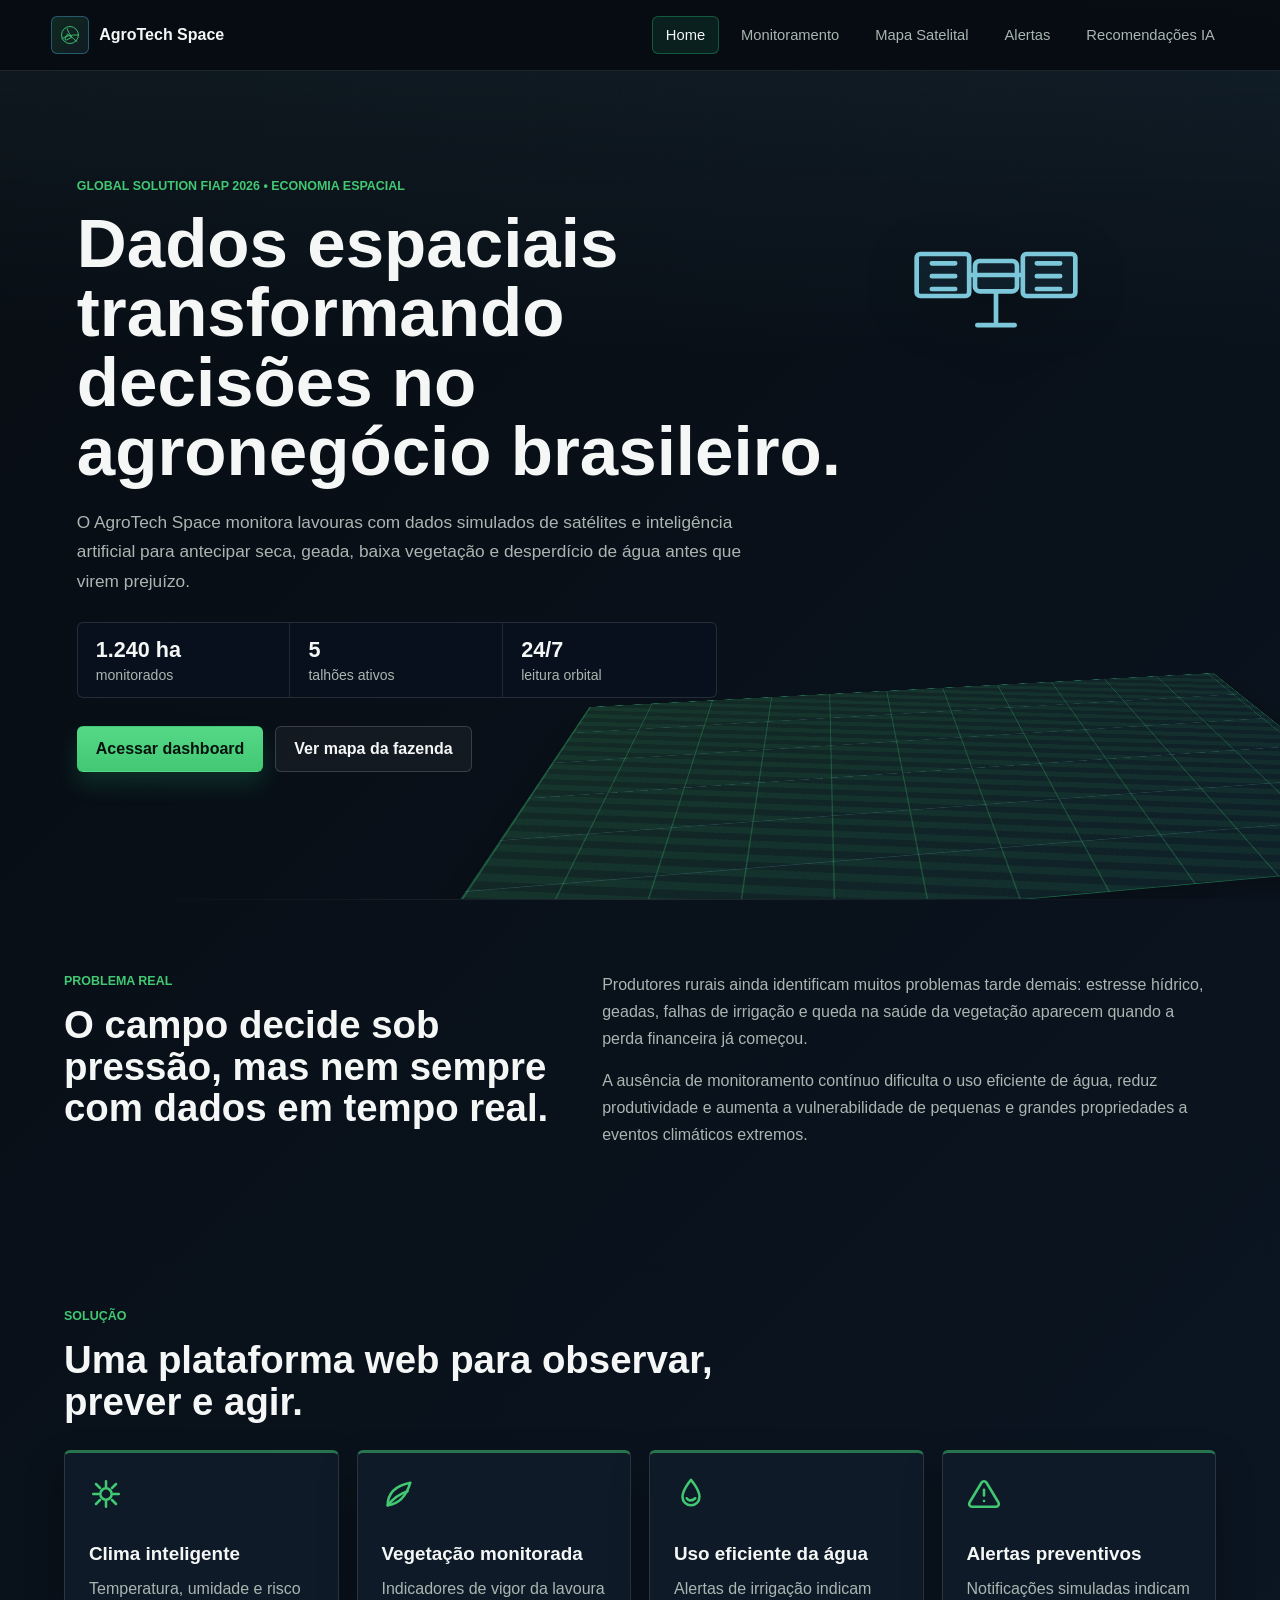
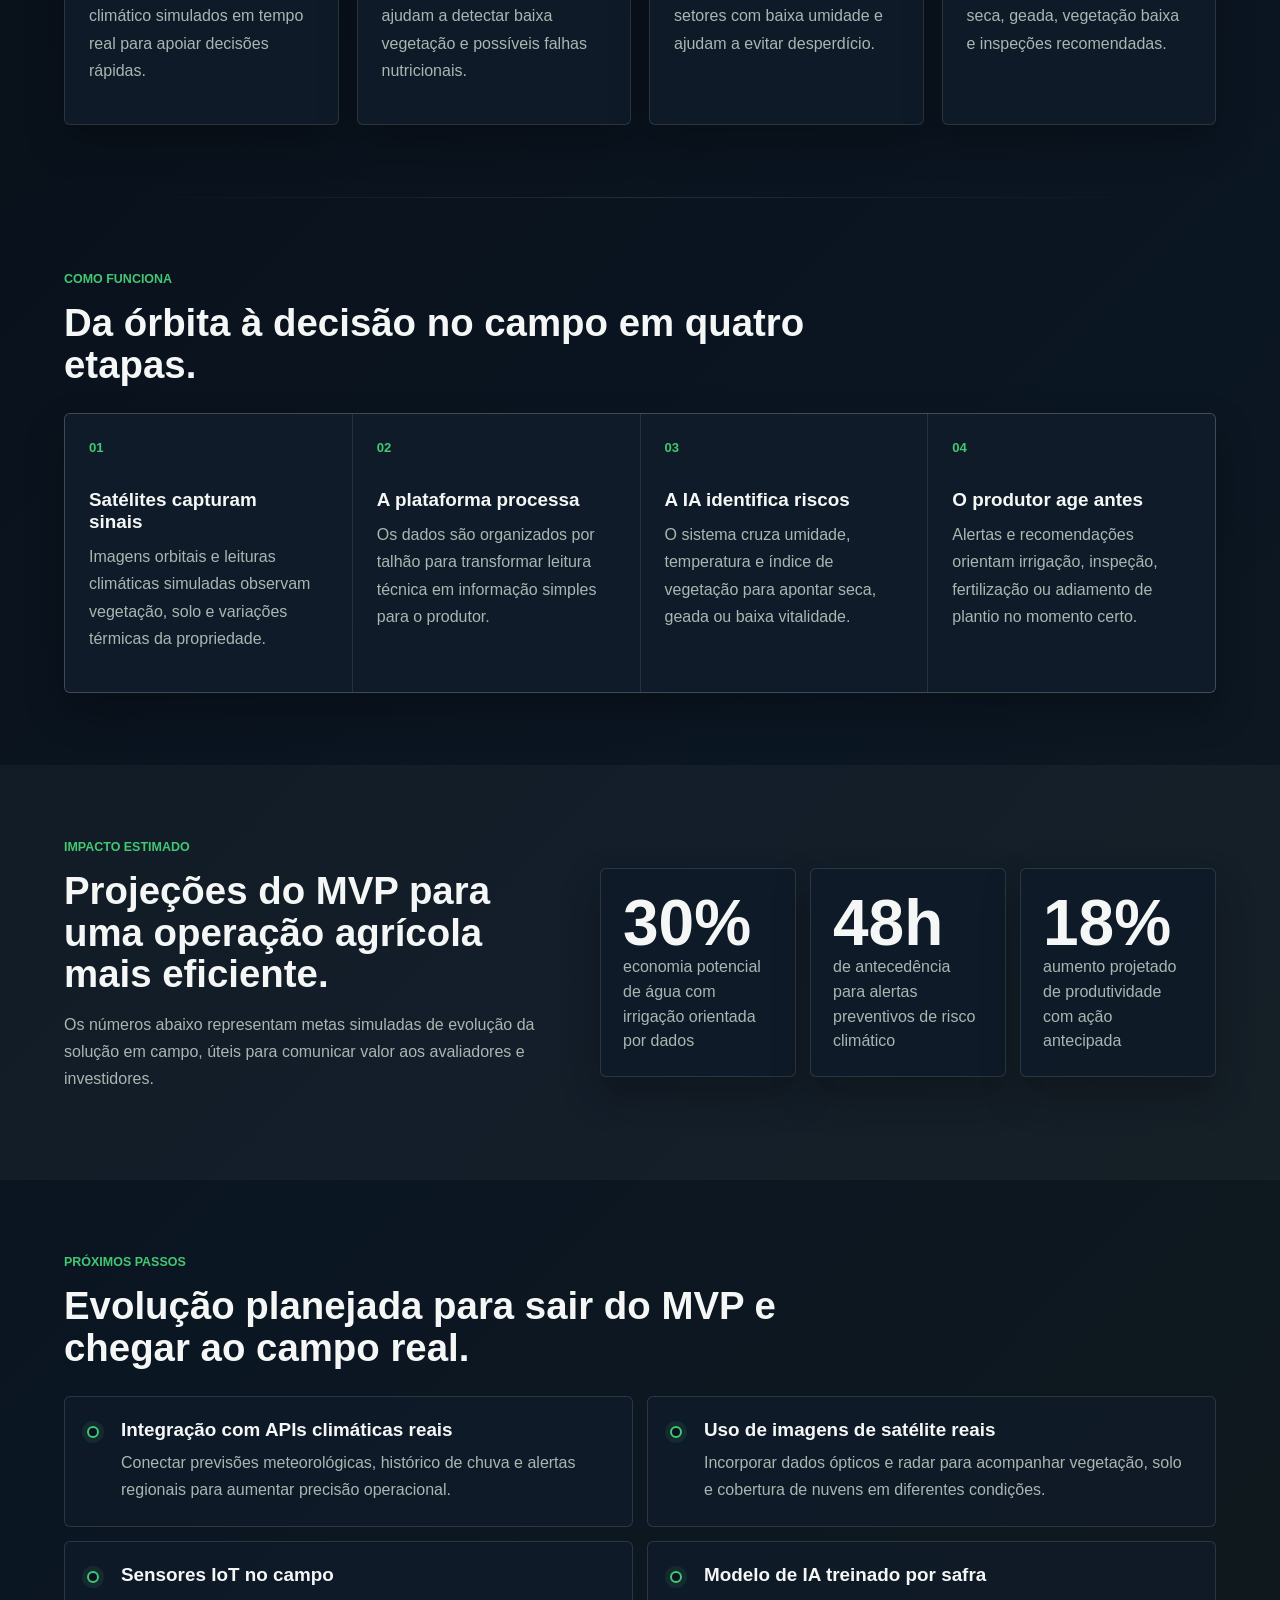
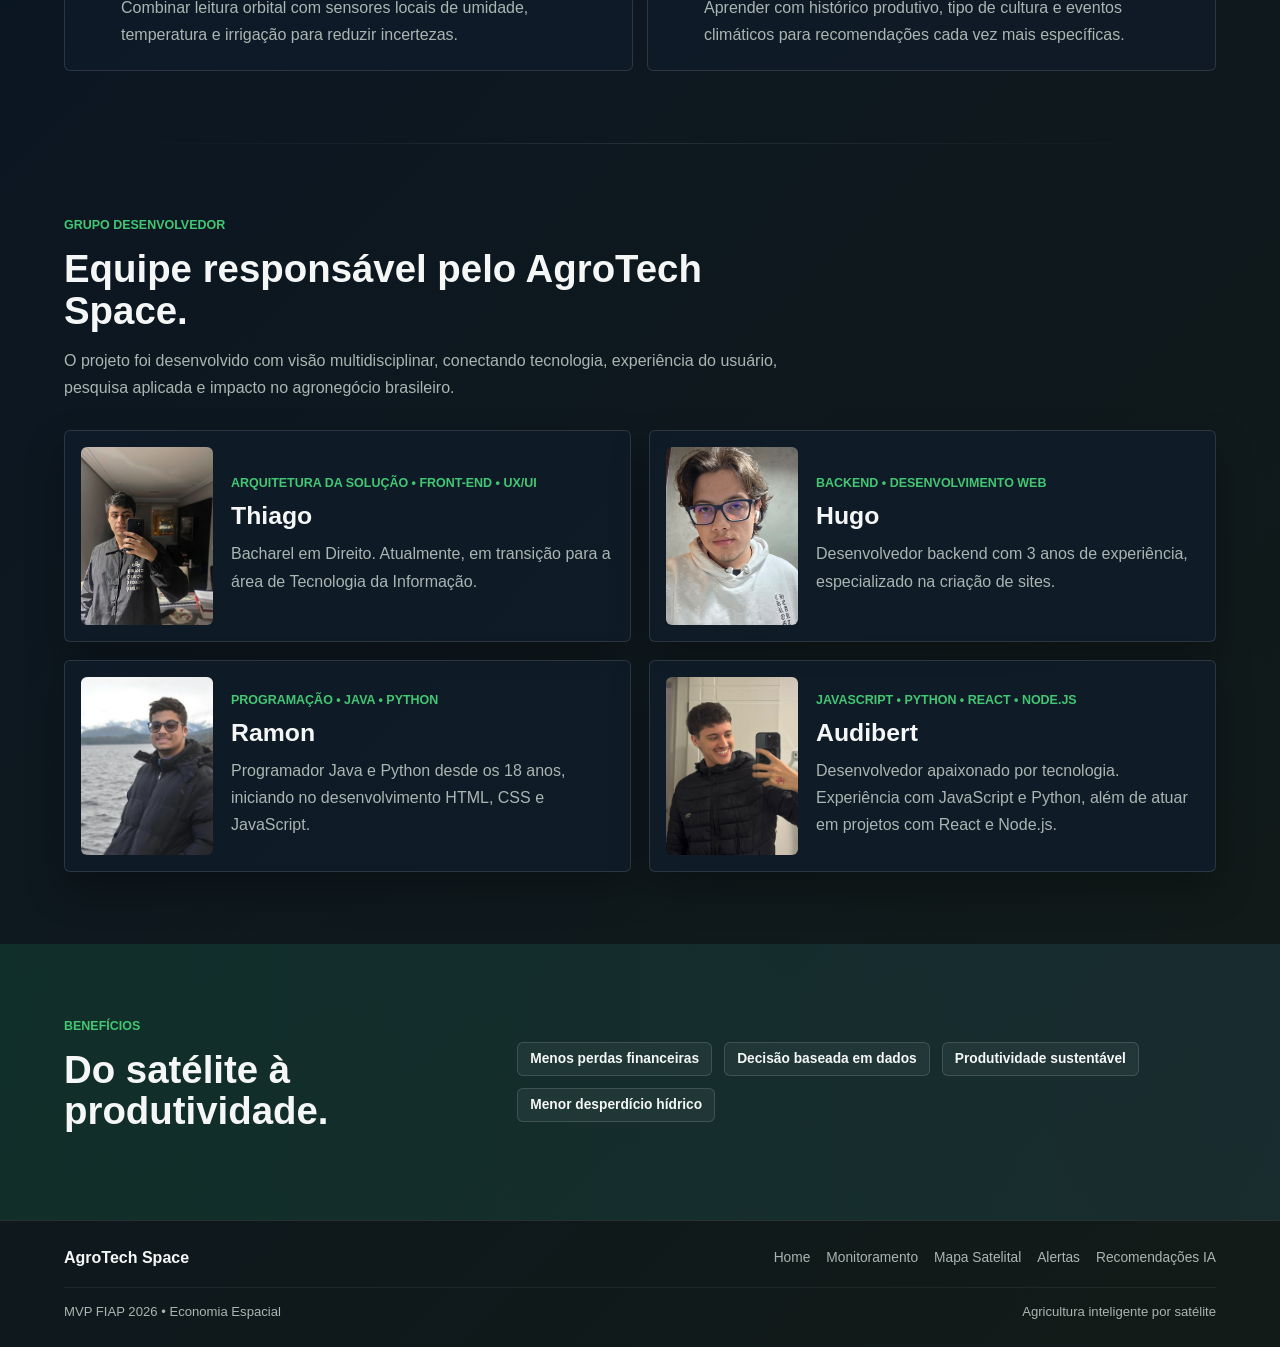
<file: index.html>
<!DOCTYPE html>
<html lang="pt-BR">
<head>
  <meta charset="UTF-8">
  <meta name="viewport" content="width=device-width, initial-scale=1.0">
  <meta name="description" content="AgroTech Space conecta dados de satélites, IA e agricultura de precisão para reduzir riscos climáticos no campo brasileiro.">
  <title>AgroTech Space | Agricultura Inteligente por Satélite</title>
  <link rel="icon" href="favicon.svg" type="image/svg+xml">
  <meta property="og:title" content="AgroTech Space | Agricultura Inteligente por Satélite">
  <meta property="og:description" content="AgroTech Space conecta dados de satélites, IA e agricultura de precisão para reduzir riscos climáticos no campo brasileiro.">
  <meta property="og:type" content="website">
  <link rel="stylesheet" href="assets/css/styles.css">
</head>
<body data-page="home">
  <a class="skip-link" href="#main">Pular para o conteúdo</a>
  <header class="site-header">
    <a class="brand" href="index.html" aria-label="AgroTech Space - página inicial">
      <span class="brand-mark" aria-hidden="true">
        <svg viewBox="0 0 48 48" role="img">
          <circle cx="24" cy="24" r="17"></circle>
          <path d="M8 31c8-5 19-8 32-7"></path>
          <path d="M18 11c4 11 10 20 20 26"></path>
          <path d="M14 32l5-10 8 7-10 5z"></path>
        </svg>
      </span>
      <span>AgroTech Space</span>
    </a>

    <button class="menu-toggle" type="button" aria-label="Abrir menu" aria-expanded="false">
      <span></span>
      <span></span>
      <span></span>
    </button>

    <nav class="main-nav" aria-label="Navegação principal">
      <a class="active" href="index.html">Home</a>
      <a href="monitoramento.html">Monitoramento</a>
      <a href="mapa.html">Mapa Satelital</a>
      <a href="alertas.html">Alertas</a>
      <a href="recomendacoes.html">Recomendações IA</a>
    </nav>
  </header>

  <main id="main">
    <section class="hero">
      <div class="hero-visual" aria-hidden="true">
        <div class="satellite">
          <svg viewBox="0 0 180 120">
            <rect x="72" y="42" width="36" height="26" rx="4"></rect>
            <rect x="22" y="36" width="45" height="36" rx="3"></rect>
            <rect x="113" y="36" width="45" height="36" rx="3"></rect>
            <path d="M67 54h46M90 68v26M74 97h32"></path>
            <path d="M35 44h20M35 55h20M35 66h20M125 44h20M125 55h20M125 66h20"></path>
          </svg>
        </div>
        <div class="field-grid"></div>
      </div>
      <div class="hero-content">
        <p class="eyebrow">Global Solution FIAP 2026 • Economia Espacial</p>
        <h1>Dados espaciais transformando decisões no agronegócio brasileiro.</h1>
        <p>O AgroTech Space monitora lavouras com dados simulados de satélites e inteligência artificial para antecipar seca, geada, baixa vegetação e desperdício de água antes que virem prejuízo.</p>
        <div class="mission-strip" aria-label="Resumo operacional">
          <span><strong>1.240 ha</strong> monitorados</span>
          <span><strong>5</strong> talhões ativos</span>
          <span><strong>24/7</strong> leitura orbital</span>
        </div>
        <div class="hero-actions">
          <a class="btn primary" href="monitoramento.html">Acessar dashboard</a>
          <a class="btn secondary" href="mapa.html">Ver mapa da fazenda</a>
        </div>
      </div>
    </section>

    <section class="section split-section">
      <div>
        <p class="eyebrow">Problema real</p>
        <h2>O campo decide sob pressão, mas nem sempre com dados em tempo real.</h2>
      </div>
      <div class="text-stack">
        <p>Produtores rurais ainda identificam muitos problemas tarde demais: estresse hídrico, geadas, falhas de irrigação e queda na saúde da vegetação aparecem quando a perda financeira já começou.</p>
        <p>A ausência de monitoramento contínuo dificulta o uso eficiente de água, reduz produtividade e aumenta a vulnerabilidade de pequenas e grandes propriedades a eventos climáticos extremos.</p>
      </div>
    </section>

    <section class="section">
      <div class="section-heading">
        <p class="eyebrow">Solução</p>
        <h2>Uma plataforma web para observar, prever e agir.</h2>
      </div>
      <div class="feature-grid">
        <article class="feature-card reveal">
          <svg class="icon" viewBox="0 0 24 24" aria-hidden="true"><path d="M12 3v4M12 17v4M4.93 4.93l2.83 2.83M16.24 16.24l2.83 2.83M3 12h4M17 12h4M4.93 19.07l2.83-2.83M16.24 7.76l2.83-2.83"></path><circle cx="12" cy="12" r="4"></circle></svg>
          <h3>Clima inteligente</h3>
          <p>Temperatura, umidade e risco climático simulados em tempo real para apoiar decisões rápidas.</p>
        </article>
        <article class="feature-card reveal">
          <svg class="icon" viewBox="0 0 24 24" aria-hidden="true"><path d="M4 20c8-1 13-6 16-16-10 2-16 7-16 16z"></path><path d="M4 20c4-5 8-8 14-10"></path></svg>
          <h3>Vegetação monitorada</h3>
          <p>Indicadores de vigor da lavoura ajudam a detectar baixa vegetação e possíveis falhas nutricionais.</p>
        </article>
        <article class="feature-card reveal">
          <svg class="icon" viewBox="0 0 24 24" aria-hidden="true"><path d="M12 2s6 7 6 12a6 6 0 0 1-12 0c0-5 6-12 6-12z"></path><path d="M9 15c1 2 4 2 6 0"></path></svg>
          <h3>Uso eficiente da água</h3>
          <p>Alertas de irrigação indicam setores com baixa umidade e ajudam a evitar desperdício.</p>
        </article>
        <article class="feature-card reveal">
          <svg class="icon" viewBox="0 0 24 24" aria-hidden="true"><path d="M12 9v4"></path><path d="M12 17h.01"></path><path d="M10.3 3.9L1.8 18a2 2 0 0 0 1.7 3h17a2 2 0 0 0 1.7-3L13.7 3.9a2 2 0 0 0-3.4 0z"></path></svg>
          <h3>Alertas preventivos</h3>
          <p>Notificações simuladas indicam seca, geada, vegetação baixa e inspeções recomendadas.</p>
        </article>
      </div>
    </section>

    <section class="section workflow-section">
      <div class="section-heading">
        <p class="eyebrow">Como funciona</p>
        <h2>Da órbita à decisão no campo em quatro etapas.</h2>
      </div>
      <div class="workflow-grid" aria-label="Fluxo de funcionamento da plataforma">
        <article class="workflow-step">
          <span>01</span>
          <h3>Satélites capturam sinais</h3>
          <p>Imagens orbitais e leituras climáticas simuladas observam vegetação, solo e variações térmicas da propriedade.</p>
        </article>
        <article class="workflow-step">
          <span>02</span>
          <h3>A plataforma processa</h3>
          <p>Os dados são organizados por talhão para transformar leitura técnica em informação simples para o produtor.</p>
        </article>
        <article class="workflow-step">
          <span>03</span>
          <h3>A IA identifica riscos</h3>
          <p>O sistema cruza umidade, temperatura e índice de vegetação para apontar seca, geada ou baixa vitalidade.</p>
        </article>
        <article class="workflow-step">
          <span>04</span>
          <h3>O produtor age antes</h3>
          <p>Alertas e recomendações orientam irrigação, inspeção, fertilização ou adiamento de plantio no momento certo.</p>
        </article>
      </div>
    </section>

    <section class="section impact-section">
      <div>
        <p class="eyebrow">Impacto estimado</p>
        <h2>Projeções do MVP para uma operação agrícola mais eficiente.</h2>
        <p>Os números abaixo representam metas simuladas de evolução da solução em campo, úteis para comunicar valor aos avaliadores e investidores.</p>
      </div>
      <div class="impact-grid">
        <article class="impact-card">
          <strong>30%</strong>
          <span>economia potencial de água com irrigação orientada por dados</span>
        </article>
        <article class="impact-card">
          <strong>48h</strong>
          <span>de antecedência para alertas preventivos de risco climático</span>
        </article>
        <article class="impact-card">
          <strong>18%</strong>
          <span>aumento projetado de produtividade com ação antecipada</span>
        </article>
      </div>
    </section>

    <section class="section roadmap-section">
      <div class="section-heading">
        <p class="eyebrow">Próximos passos</p>
        <h2>Evolução planejada para sair do MVP e chegar ao campo real.</h2>
      </div>
      <div class="roadmap-list">
        <div class="roadmap-item">
          <span></span>
          <div>
            <h3>Integração com APIs climáticas reais</h3>
            <p>Conectar previsões meteorológicas, histórico de chuva e alertas regionais para aumentar precisão operacional.</p>
          </div>
        </div>
        <div class="roadmap-item">
          <span></span>
          <div>
            <h3>Uso de imagens de satélite reais</h3>
            <p>Incorporar dados ópticos e radar para acompanhar vegetação, solo e cobertura de nuvens em diferentes condições.</p>
          </div>
        </div>
        <div class="roadmap-item">
          <span></span>
          <div>
            <h3>Sensores IoT no campo</h3>
            <p>Combinar leitura orbital com sensores locais de umidade, temperatura e irrigação para reduzir incertezas.</p>
          </div>
        </div>
        <div class="roadmap-item">
          <span></span>
          <div>
            <h3>Modelo de IA treinado por safra</h3>
            <p>Aprender com histórico produtivo, tipo de cultura e eventos climáticos para recomendações cada vez mais específicas.</p>
          </div>
        </div>
      </div>
    </section>

    <section class="section team-section">
      <div class="section-heading">
        <p class="eyebrow">Grupo desenvolvedor</p>
        <h2>Equipe responsável pelo AgroTech Space.</h2>
        <p>O projeto foi desenvolvido com visão multidisciplinar, conectando tecnologia, experiência do usuário, pesquisa aplicada e impacto no agronegócio brasileiro.</p>
      </div>

      <div class="team-grid">
        <article class="team-card">
          <div class="member-photo member-thiago">
            <img src="assets/img/equipe/thiago.jpg" alt="Foto de Thiago">
          </div>
          <div class="member-info">
            <span class="member-role">Arquitetura da solução • Front-end • UX/UI</span>
            <h3>Thiago</h3>
            <p>Bacharel em Direito. Atualmente, em transição para a área de Tecnologia da Informação.</p>
          </div>
        </article>

        <article class="team-card">
          <div class="member-photo member-hugo">
            <img src="assets/img/equipe/hugo.jpg" alt="Foto de Hugo">
          </div>
          <div class="member-info">
            <span class="member-role">Backend • Desenvolvimento web</span>
            <h3>Hugo</h3>
            <p>Desenvolvedor backend com 3 anos de experiência, especializado na criação de sites.</p>
          </div>
        </article>

        <article class="team-card">
          <div class="member-photo member-ramon">
            <img src="assets/img/equipe/ramon.jpg" alt="Foto de Ramon">
          </div>
          <div class="member-info">
            <span class="member-role">Programação • Java • Python</span>
            <h3>Ramon</h3>
            <p>Programador Java e Python desde os 18 anos, iniciando no desenvolvimento HTML, CSS e JavaScript.</p>
          </div>
        </article>

        <article class="team-card">
          <div class="member-photo member-audibert">
            <img src="assets/img/equipe/audibert.jpg" alt="Foto de Audibert">
          </div>
          <div class="member-info">
            <span class="member-role">JavaScript • Python • React • Node.js</span>
            <h3>Audibert</h3>
            <p>Desenvolvedor apaixonado por tecnologia. Experiência com JavaScript e Python, além de atuar em projetos com React e Node.js.</p>
          </div>
        </article>
      </div>
    </section>

    <section class="section benefit-band">
      <div>
        <p class="eyebrow">Benefícios</p>
        <h2>Do satélite à produtividade.</h2>
      </div>
      <div class="benefit-list">
        <span>Menos perdas financeiras</span>
        <span>Decisão baseada em dados</span>
        <span>Produtividade sustentável</span>
        <span>Menor desperdício hídrico</span>
      </div>
    </section>
  </main>

  <footer class="site-footer">
    <div class="footer-top">
      <span class="footer-brand">AgroTech Space</span>
      <nav class="footer-nav" aria-label="Links do rodapé">
        <a href="index.html">Home</a>
        <a href="monitoramento.html">Monitoramento</a>
        <a href="mapa.html">Mapa Satelital</a>
        <a href="alertas.html">Alertas</a>
        <a href="recomendacoes.html">Recomendações IA</a>
      </nav>
    </div>
    <div class="footer-bottom">
      <span>MVP FIAP 2026 • Economia Espacial</span>
      <span>Agricultura inteligente por satélite</span>
    </div>
  </footer>

  <script src="assets/js/script.js"></script>
</body>
</html>
</file>
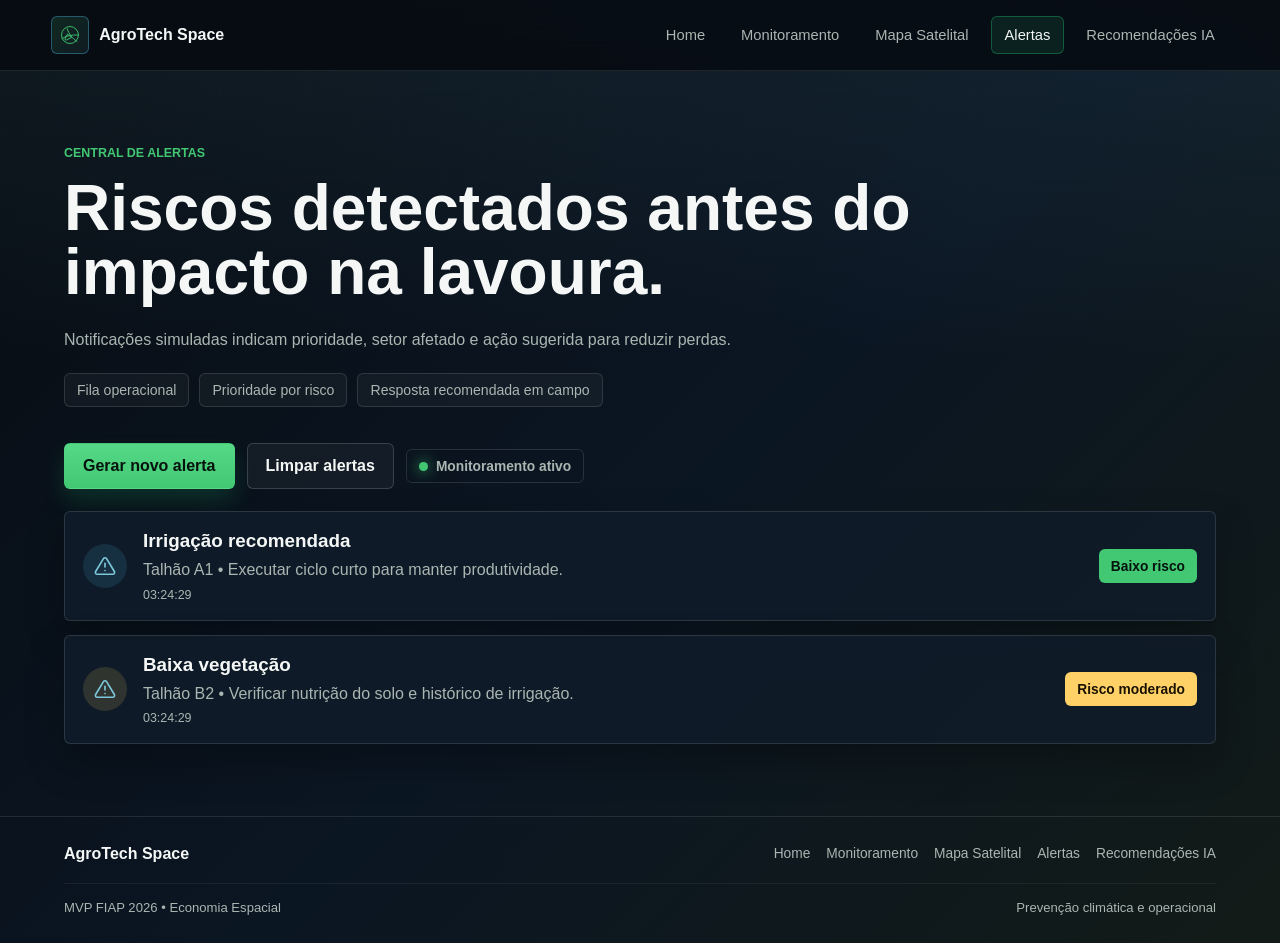
<file: alertas.html>
<!DOCTYPE html>
<html lang="pt-BR">
<head>
  <meta charset="UTF-8">
  <meta name="viewport" content="width=device-width, initial-scale=1.0">
  <title>Central de Alertas | AgroTech Space</title>
  <meta name="description" content="Central de alertas preventivos para riscos climáticos e operacionais na lavoura.">
  <link rel="icon" href="favicon.svg" type="image/svg+xml">
  <meta property="og:title" content="Central de Alertas | AgroTech Space">
  <meta property="og:description" content="Central de alertas preventivos para riscos climáticos e operacionais na lavoura.">
  <meta property="og:type" content="website">
  <link rel="stylesheet" href="assets/css/styles.css">
</head>
<body data-page="alertas">
  <a class="skip-link" href="#main">Pular para o conteúdo</a>
  <header class="site-header">
    <a class="brand" href="index.html" aria-label="AgroTech Space - página inicial">
      <span class="brand-mark" aria-hidden="true"><svg viewBox="0 0 48 48"><circle cx="24" cy="24" r="17"></circle><path d="M8 31c8-5 19-8 32-7"></path><path d="M18 11c4 11 10 20 20 26"></path><path d="M14 32l5-10 8 7-10 5z"></path></svg></span>
      <span>AgroTech Space</span>
    </a>
    <button class="menu-toggle" type="button" aria-label="Abrir menu" aria-expanded="false"><span></span><span></span><span></span></button>
    <nav class="main-nav" aria-label="Navegação principal">
      <a href="index.html">Home</a>
      <a href="monitoramento.html">Monitoramento</a>
      <a href="mapa.html">Mapa Satelital</a>
      <a class="active" href="alertas.html">Alertas</a>
      <a href="recomendacoes.html">Recomendações IA</a>
    </nav>
  </header>

  <main id="main" class="page-shell">
    <section class="page-title">
      <p class="eyebrow">Central de alertas</p>
      <h1>Riscos detectados antes do impacto na lavoura.</h1>
      <p>Notificações simuladas indicam prioridade, setor afetado e ação sugerida para reduzir perdas.</p>
      <div class="context-row">
        <span>Fila operacional</span>
        <span>Prioridade por risco</span>
        <span>Resposta recomendada em campo</span>
      </div>
    </section>

    <section class="alerts-toolbar">
      <button class="btn primary" type="button" id="generateAlert">Gerar novo alerta</button>
      <button class="btn secondary" type="button" id="clearAlerts">Limpar alertas</button>
      <span class="live-indicator"><span></span> Monitoramento ativo</span>
    </section>

    <section class="alerts-list" id="alertsList" aria-live="polite"></section>
  </main>

  <footer class="site-footer">
    <div class="footer-top">
      <span class="footer-brand">AgroTech Space</span>
      <nav class="footer-nav" aria-label="Links do rodapé">
        <a href="index.html">Home</a>
        <a href="monitoramento.html">Monitoramento</a>
        <a href="mapa.html">Mapa Satelital</a>
        <a href="alertas.html">Alertas</a>
        <a href="recomendacoes.html">Recomendações IA</a>
      </nav>
    </div>
    <div class="footer-bottom">
      <span>MVP FIAP 2026 • Economia Espacial</span>
      <span>Prevenção climática e operacional</span>
    </div>
  </footer>
  <script src="assets/js/script.js"></script>
</body>
</html>
</file>
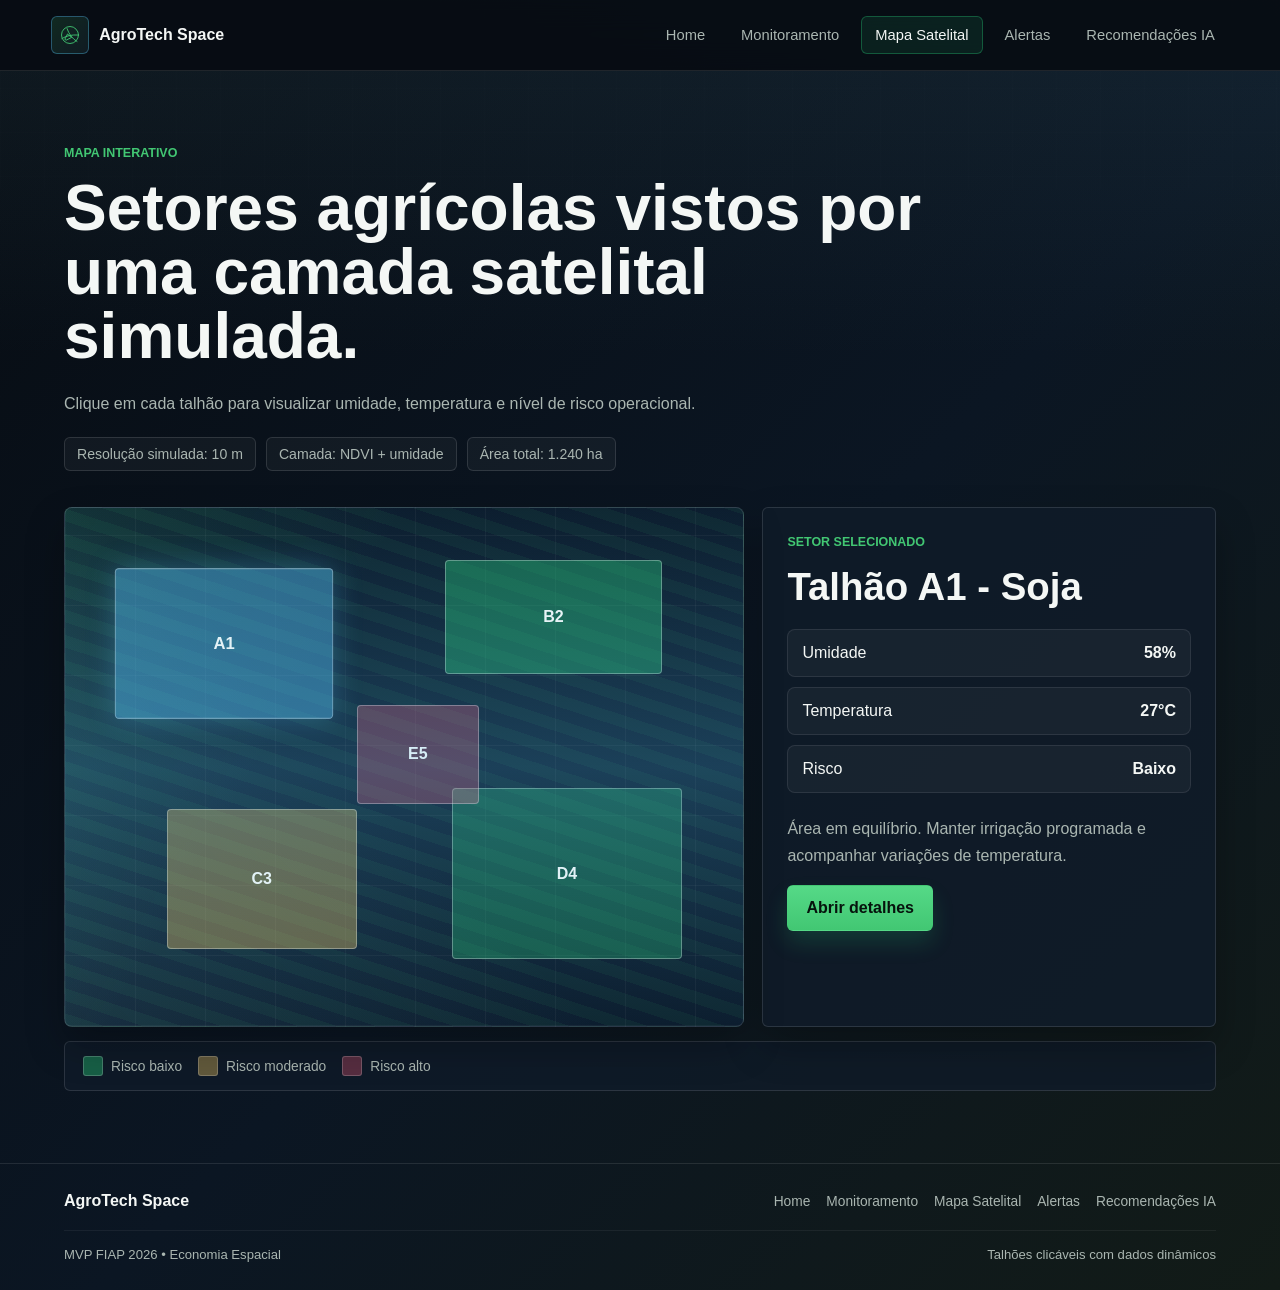
<file: mapa.html>
<!DOCTYPE html>
<html lang="pt-BR">
<head>
  <meta charset="UTF-8">
  <meta name="viewport" content="width=device-width, initial-scale=1.0">
  <title>Mapa Satelital | AgroTech Space</title>
  <meta name="description" content="Mapa interativo com setores agrícolas monitorados por dados satelitais simulados.">
  <link rel="icon" href="favicon.svg" type="image/svg+xml">
  <meta property="og:title" content="Mapa Satelital | AgroTech Space">
  <meta property="og:description" content="Mapa interativo com setores agrícolas monitorados por dados satelitais simulados.">
  <meta property="og:type" content="website">
  <link rel="stylesheet" href="assets/css/styles.css">
</head>
<body data-page="mapa">
  <a class="skip-link" href="#main">Pular para o conteúdo</a>
  <header class="site-header">
    <a class="brand" href="index.html" aria-label="AgroTech Space - página inicial">
      <span class="brand-mark" aria-hidden="true"><svg viewBox="0 0 48 48"><circle cx="24" cy="24" r="17"></circle><path d="M8 31c8-5 19-8 32-7"></path><path d="M18 11c4 11 10 20 20 26"></path><path d="M14 32l5-10 8 7-10 5z"></path></svg></span>
      <span>AgroTech Space</span>
    </a>
    <button class="menu-toggle" type="button" aria-label="Abrir menu" aria-expanded="false"><span></span><span></span><span></span></button>
    <nav class="main-nav" aria-label="Navegação principal">
      <a href="index.html">Home</a>
      <a href="monitoramento.html">Monitoramento</a>
      <a class="active" href="mapa.html">Mapa Satelital</a>
      <a href="alertas.html">Alertas</a>
      <a href="recomendacoes.html">Recomendações IA</a>
    </nav>
  </header>

  <main id="main" class="page-shell">
    <section class="page-title">
      <p class="eyebrow">Mapa interativo</p>
      <h1>Setores agrícolas vistos por uma camada satelital simulada.</h1>
      <p>Clique em cada talhão para visualizar umidade, temperatura e nível de risco operacional.</p>
      <div class="context-row">
        <span>Resolução simulada: 10 m</span>
        <span>Camada: NDVI + umidade</span>
        <span>Área total: 1.240 ha</span>
      </div>
    </section>

    <section class="map-layout">
      <div class="farm-map" aria-label="Mapa simulado da fazenda">
        <button class="farm-sector sector-a" data-sector="a" type="button" aria-label="Talhão A1 - Soja">A1</button>
        <button class="farm-sector sector-b" data-sector="b" type="button" aria-label="Talhão B2 - Milho">B2</button>
        <button class="farm-sector sector-c" data-sector="c" type="button" aria-label="Talhão C3 - Algodão">C3</button>
        <button class="farm-sector sector-d" data-sector="d" type="button" aria-label="Talhão D4 - Cana">D4</button>
        <button class="farm-sector sector-e" data-sector="e" type="button" aria-label="Talhão E5 - Área experimental">E5</button>
        <div class="map-scan" aria-hidden="true"></div>
      </div>

      <aside class="sector-panel">
        <p class="eyebrow">Setor selecionado</p>
        <h2 id="sectorName">Talhão A1 - Soja</h2>
        <div class="sector-stats">
          <span>Umidade <strong id="sectorHumidity">58%</strong></span>
          <span>Temperatura <strong id="sectorTemp">27°C</strong></span>
          <span>Risco <strong id="sectorRisk">Baixo</strong></span>
        </div>
        <p id="sectorAdvice">Área em equilíbrio. Manter irrigação programada e acompanhar variações de temperatura.</p>
        <button class="btn primary" type="button" id="openFarmModal">Abrir detalhes</button>
      </aside>
    </section>

    <div class="map-legend" aria-label="Legenda de risco dos talhões">
      <span class="legend-item"><span class="legend-color" style="background: rgba(40, 209, 124, 0.38)"></span> Risco baixo</span>
      <span class="legend-item"><span class="legend-color" style="background: rgba(255, 209, 102, 0.35)"></span> Risco moderado</span>
      <span class="legend-item"><span class="legend-color" style="background: rgba(255, 92, 122, 0.3)"></span> Risco alto</span>
    </div>
  </main>

  <div class="modal-backdrop" id="farmModal" aria-hidden="true">
    <div class="modal" role="dialog" aria-modal="true" aria-labelledby="modalTitle">
      <button class="modal-close" type="button" id="closeFarmModal" aria-label="Fechar detalhes">×</button>
      <p class="eyebrow">Detalhes da fazenda</p>
      <h2 id="modalTitle">Fazenda Horizonte</h2>
      <p id="modalDescription">Propriedade simulada com cinco talhões monitorados por dados orbitais, sensores de solo e recomendações inteligentes.</p>
      <div class="modal-grid">
        <span>Área total <strong>1.240 ha</strong></span>
        <span>Cultura principal <strong>Soja e milho</strong></span>
        <span>Satélites <strong>Óptico + radar</strong></span>
        <span>Atualização <strong>Tempo real simulado</strong></span>
      </div>
    </div>
  </div>

  <footer class="site-footer">
    <div class="footer-top">
      <span class="footer-brand">AgroTech Space</span>
      <nav class="footer-nav" aria-label="Links do rodapé">
        <a href="index.html">Home</a>
        <a href="monitoramento.html">Monitoramento</a>
        <a href="mapa.html">Mapa Satelital</a>
        <a href="alertas.html">Alertas</a>
        <a href="recomendacoes.html">Recomendações IA</a>
      </nav>
    </div>
    <div class="footer-bottom">
      <span>MVP FIAP 2026 • Economia Espacial</span>
      <span>Talhões clicáveis com dados dinâmicos</span>
    </div>
  </footer>
  <script src="assets/js/script.js"></script>
</body>
</html>
</file>
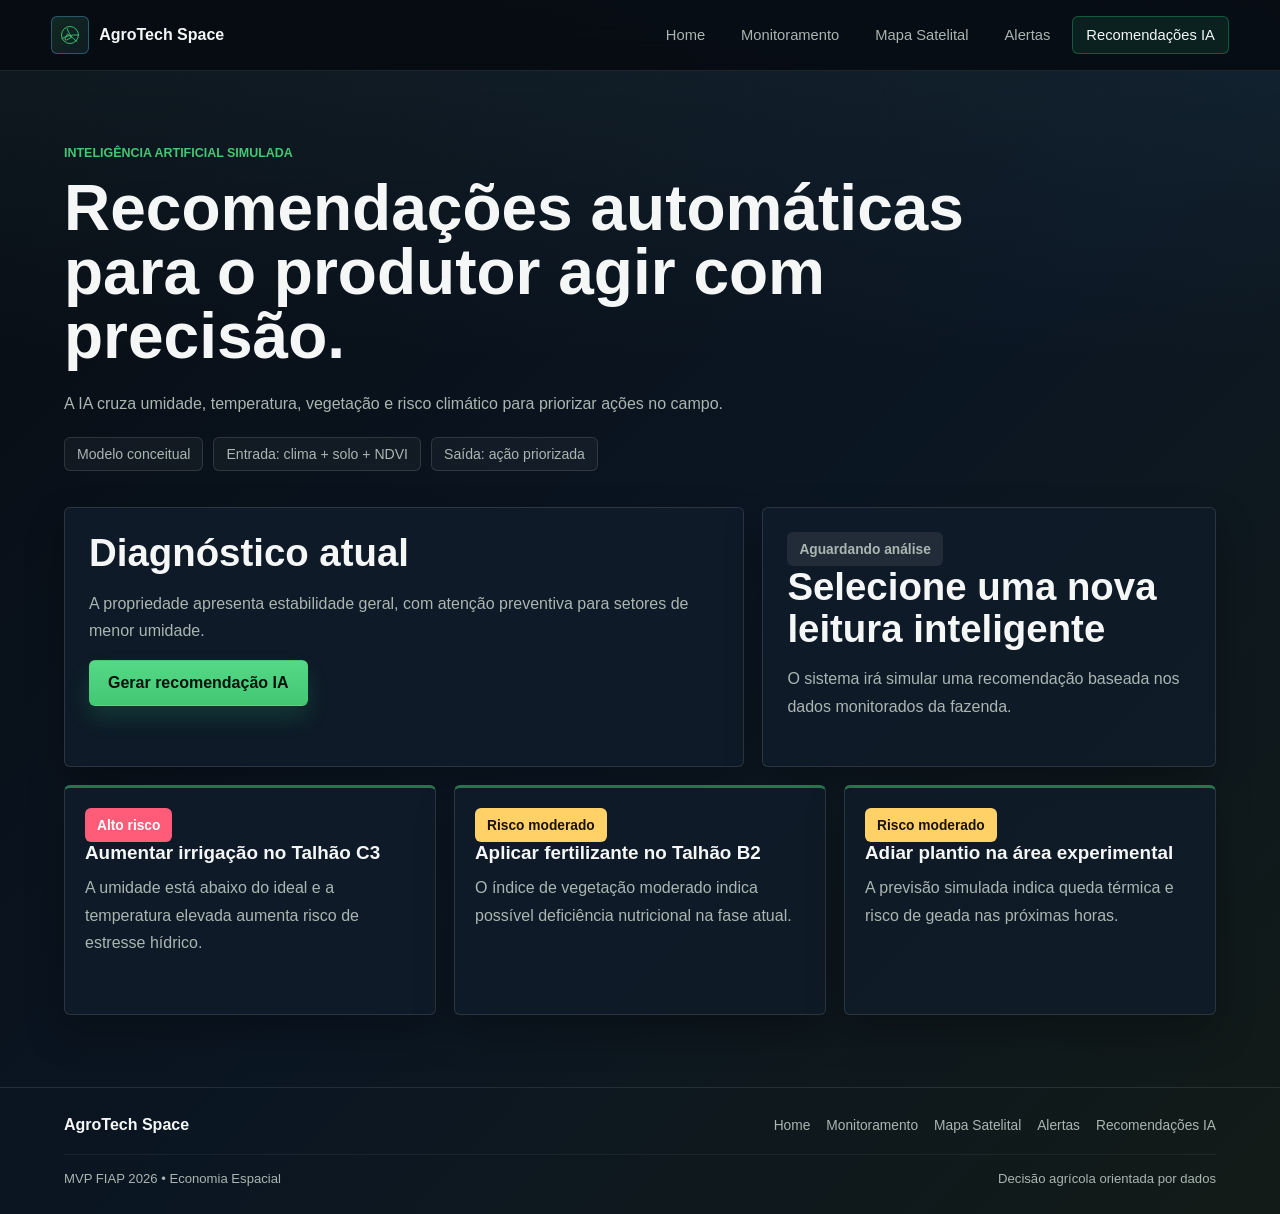
<file: recomendacoes.html>
<!DOCTYPE html>
<html lang="pt-BR">
<head>
  <meta charset="UTF-8">
  <meta name="viewport" content="width=device-width, initial-scale=1.0">
  <title>Recomendações IA | AgroTech Space</title>
  <meta name="description" content="Recomendações automáticas de IA para decisões agrícolas orientadas por dados.">
  <link rel="icon" href="favicon.svg" type="image/svg+xml">
  <meta property="og:title" content="Recomendações IA | AgroTech Space">
  <meta property="og:description" content="Recomendações automáticas de IA para decisões agrícolas orientadas por dados.">
  <meta property="og:type" content="website">
  <link rel="stylesheet" href="assets/css/styles.css">
</head>
<body data-page="recomendacoes">
  <a class="skip-link" href="#main">Pular para o conteúdo</a>
  <header class="site-header">
    <a class="brand" href="index.html" aria-label="AgroTech Space - página inicial">
      <span class="brand-mark" aria-hidden="true"><svg viewBox="0 0 48 48"><circle cx="24" cy="24" r="17"></circle><path d="M8 31c8-5 19-8 32-7"></path><path d="M18 11c4 11 10 20 20 26"></path><path d="M14 32l5-10 8 7-10 5z"></path></svg></span>
      <span>AgroTech Space</span>
    </a>
    <button class="menu-toggle" type="button" aria-label="Abrir menu" aria-expanded="false"><span></span><span></span><span></span></button>
    <nav class="main-nav" aria-label="Navegação principal">
      <a href="index.html">Home</a>
      <a href="monitoramento.html">Monitoramento</a>
      <a href="mapa.html">Mapa Satelital</a>
      <a href="alertas.html">Alertas</a>
      <a class="active" href="recomendacoes.html">Recomendações IA</a>
    </nav>
  </header>

  <main id="main" class="page-shell">
    <section class="page-title">
      <p class="eyebrow">Inteligência artificial simulada</p>
      <h1>Recomendações automáticas para o produtor agir com precisão.</h1>
      <p>A IA cruza umidade, temperatura, vegetação e risco climático para priorizar ações no campo.</p>
      <div class="context-row">
        <span>Modelo conceitual</span>
        <span>Entrada: clima + solo + NDVI</span>
        <span>Saída: ação priorizada</span>
      </div>
    </section>

    <section class="ai-console">
      <div class="ai-panel">
        <h2>Diagnóstico atual</h2>
        <p id="aiDiagnostic">A propriedade apresenta estabilidade geral, com atenção preventiva para setores de menor umidade.</p>
        <button class="btn primary" type="button" id="generateRecommendation">Gerar recomendação IA</button>
      </div>
      <div class="recommendation-output" id="recommendationOutput">
        <span class="risk-pill neutral">Aguardando análise</span>
        <h2>Selecione uma nova leitura inteligente</h2>
        <p>O sistema irá simular uma recomendação baseada nos dados monitorados da fazenda.</p>
      </div>
    </section>

    <section class="recommendation-grid" id="recommendationGrid"></section>
  </main>

  <footer class="site-footer">
    <div class="footer-top">
      <span class="footer-brand">AgroTech Space</span>
      <nav class="footer-nav" aria-label="Links do rodapé">
        <a href="index.html">Home</a>
        <a href="monitoramento.html">Monitoramento</a>
        <a href="mapa.html">Mapa Satelital</a>
        <a href="alertas.html">Alertas</a>
        <a href="recomendacoes.html">Recomendações IA</a>
      </nav>
    </div>
    <div class="footer-bottom">
      <span>MVP FIAP 2026 • Economia Espacial</span>
      <span>Decisão agrícola orientada por dados</span>
    </div>
  </footer>
  <script src="assets/js/script.js"></script>
</body>
</html>
</file>
<file: assets/css/styles.css>
/* AgroTech Space - CSS principal do MVP.
   A organização segue blocos: base, navegação, páginas, componentes e responsividade. */

:root {
  --space: #09121e;
  --space-soft: #111f30;
  --space-line: #2b3d52;
  --green: #42c773;
  --green-dark: #1f7d4c;
  --cyan: #7cc7d9;
  --white: #f4f7f5;
  --muted: #aab6b1;
  --dark: #070c12;
  --panel: rgba(16, 28, 41, 0.92);
  --danger: #ff5c7a;
  --warning: #ffd166;
  --radius: 8px;
  --shadow: 0 18px 38px rgba(0, 0, 0, 0.28);
}

* {
  box-sizing: border-box;
}

html {
  scroll-behavior: smooth;
}

body {
  margin: 0;
  min-height: 100vh;
  display: flex;
  flex-direction: column;
  color: var(--white);
  background:
    linear-gradient(180deg, rgba(124, 199, 217, 0.08), transparent 360px),
    linear-gradient(135deg, #070c12 0%, #0b1623 54%, #121b17 100%);
  font-family: Arial, Helvetica, sans-serif;
  letter-spacing: 0;
}

body::before {
  content: "";
  position: fixed;
  inset: 0;
  pointer-events: none;
  opacity: 0.32;
  background-image:
    linear-gradient(rgba(255,255,255,0.035) 1px, transparent 1px),
    linear-gradient(90deg, rgba(255,255,255,0.035) 1px, transparent 1px);
  background-size: 44px 44px;
  mask-image: linear-gradient(to bottom, black, transparent 76%);
}

a {
  color: inherit;
  text-decoration: none;
}

button {
  font: inherit;
}

.site-header {
  position: sticky;
  top: 0;
  z-index: 20;
  display: flex;
  align-items: center;
  justify-content: space-between;
  gap: 24px;
  padding: 16px clamp(18px, 4vw, 56px);
  border-bottom: 1px solid rgba(255, 255, 255, 0.1);
  background: rgba(7, 12, 18, 0.9);
  backdrop-filter: blur(18px);
}

.brand {
  display: inline-flex;
  align-items: center;
  gap: 10px;
  font-weight: 800;
  white-space: nowrap;
}

.brand-mark {
  display: grid;
  width: 38px;
  height: 38px;
  place-items: center;
  border: 1px solid rgba(87, 199, 255, 0.34);
  border-radius: 6px;
  background: linear-gradient(135deg, rgba(66, 199, 115, 0.16), rgba(124, 199, 217, 0.08));
}

.brand-mark svg,
.icon {
  width: 24px;
  height: 24px;
  fill: none;
  stroke: currentColor;
  stroke-linecap: round;
  stroke-linejoin: round;
  stroke-width: 1.8;
}

.brand-mark svg {
  color: var(--green);
}

.main-nav {
  display: flex;
  align-items: center;
  gap: 8px;
}

.main-nav a {
  min-height: 38px;
  display: inline-flex;
  align-items: center;
  padding: 0 13px;
  border: 1px solid transparent;
  border-radius: 6px;
  color: var(--muted);
  font-size: 0.92rem;
  transition: color 180ms ease, border-color 180ms ease, background 180ms ease;
}

.main-nav a:hover,
.main-nav a.active {
  color: var(--white);
  border-color: rgba(40, 209, 124, 0.32);
  background: rgba(40, 209, 124, 0.1);
}

.menu-toggle {
  display: none;
  width: 42px;
  height: 42px;
  border: 1px solid rgba(255, 255, 255, 0.16);
  border-radius: var(--radius);
  background: rgba(255, 255, 255, 0.05);
  color: var(--white);
}

.menu-toggle span {
  display: block;
  width: 18px;
  height: 2px;
  margin: 4px auto;
  background: currentColor;
}

.hero {
  position: relative;
  min-height: calc(100vh - 72px);
  display: grid;
  align-items: center;
  padding: 64px clamp(18px, 6vw, 80px) 86px;
  overflow: hidden;
}

.hero-content {
  position: relative;
  z-index: 2;
  max-width: 780px;
}

.eyebrow {
  margin: 0 0 12px;
  color: var(--green);
  font-size: 0.78rem;
  font-weight: 800;
  text-transform: uppercase;
}

h1,
h2,
h3,
p {
  margin-top: 0;
}

h1 {
  max-width: 920px;
  margin-bottom: 22px;
  font-size: clamp(2.15rem, 5.4vw, 5.15rem);
  line-height: 1;
}

h2 {
  margin-bottom: 16px;
  font-size: clamp(1.65rem, 3vw, 3rem);
  line-height: 1.08;
}

h3 {
  margin-bottom: 10px;
  font-size: 1.18rem;
}

p {
  color: var(--muted);
  line-height: 1.7;
}

.hero-content p:not(.eyebrow) {
  max-width: 670px;
  font-size: 1.08rem;
}

.hero-actions,
.alerts-toolbar {
  display: flex;
  flex-wrap: wrap;
  align-items: center;
  gap: 12px;
  margin-top: 28px;
}

.btn {
  min-height: 46px;
  display: inline-flex;
  align-items: center;
  justify-content: center;
  gap: 8px;
  padding: 0 18px;
  border: 1px solid transparent;
  border-radius: 6px;
  cursor: pointer;
  font-weight: 800;
  transition: transform 180ms ease, box-shadow 180ms ease, background 180ms ease;
}

.btn:hover {
  transform: translateY(-2px);
}

.btn:active {
  transform: translateY(0);
}

.btn.primary:active {
  background: linear-gradient(180deg, var(--green), var(--green-dark));
  box-shadow: 0 4px 10px rgba(40, 209, 124, 0.1);
}

.btn.secondary:active {
  background: rgba(255, 255, 255, 0.1);
}

.btn.primary {
  color: #06130d;
  background: linear-gradient(180deg, #55d987, var(--green));
  box-shadow: 0 12px 22px rgba(40, 209, 124, 0.16);
}

.btn.secondary {
  color: var(--white);
  border-color: rgba(255, 255, 255, 0.16);
  background: rgba(255, 255, 255, 0.045);
}

.hero-visual {
  position: absolute;
  inset: 0;
}

.field-grid {
  position: absolute;
  right: -4vw;
  bottom: -9vh;
  width: min(780px, 82vw);
  height: 420px;
  transform: perspective(740px) rotateX(61deg) rotateZ(-8deg);
  border: 1px solid rgba(40, 209, 124, 0.28);
  background:
    linear-gradient(90deg, rgba(66, 199, 115, 0.3) 1px, transparent 1px),
    linear-gradient(0deg, rgba(124, 199, 217, 0.18) 1px, transparent 1px),
    repeating-linear-gradient(12deg, rgba(66,199,115,0.1) 0 10px, rgba(66,199,115,0.03) 10px 20px),
    linear-gradient(135deg, rgba(28, 70, 48, 0.42), rgba(16, 35, 52, 0.38));
  background-size: 70px 70px, 70px 70px, auto, auto;
  box-shadow: 0 22px 44px rgba(0, 0, 0, 0.28);
}

.satellite {
  position: absolute;
  top: 17%;
  right: 14%;
  width: min(210px, 36vw);
  color: var(--cyan);
  animation: floatSatellite 5s ease-in-out infinite;
}

.satellite svg {
  width: 100%;
  fill: rgba(87, 199, 255, 0.08);
  stroke: currentColor;
  stroke-width: 4;
  stroke-linecap: round;
  stroke-linejoin: round;
  filter: drop-shadow(0 10px 24px rgba(0, 0, 0, 0.38));
}

.mission-strip {
  display: grid;
  grid-template-columns: repeat(3, minmax(0, 1fr));
  max-width: 640px;
  margin-top: 26px;
  border: 1px solid rgba(255, 255, 255, 0.12);
  border-radius: 6px;
  background: rgba(8, 18, 31, 0.76);
}

.mission-strip span {
  min-height: 72px;
  display: grid;
  align-content: center;
  gap: 4px;
  padding: 14px 18px;
  color: var(--muted);
  border-right: 1px solid rgba(255, 255, 255, 0.1);
  font-size: 0.88rem;
}

.mission-strip span:last-child {
  border-right: 0;
}

.mission-strip strong {
  color: var(--white);
  font-size: 1.35rem;
}

.section,
.page-shell {
  position: relative;
  z-index: 1;
  padding: 72px clamp(18px, 5vw, 72px);
}

.split-section {
  display: grid;
  grid-template-columns: minmax(0, 0.9fr) minmax(0, 1.1fr);
  gap: 36px;
  border-top: 1px solid rgba(255, 255, 255, 0.08);
}

.text-stack p {
  margin-bottom: 14px;
}

.section-heading {
  max-width: 760px;
  margin-bottom: 28px;
}

.feature-grid,
.dashboard-grid,
.recommendation-grid {
  display: grid;
  grid-template-columns: repeat(4, minmax(0, 1fr));
  gap: 18px;
}

.workflow-section {
  border-top: 1px solid rgba(255, 255, 255, 0.08);
}

.workflow-grid {
  display: grid;
  grid-template-columns: repeat(4, minmax(0, 1fr));
  gap: 1px;
  overflow: hidden;
  border: 1px solid rgba(255, 255, 255, 0.12);
  border-radius: 6px;
  background: rgba(255, 255, 255, 0.12);
  box-shadow: var(--shadow);
}

.workflow-step {
  min-height: 260px;
  padding: 24px;
  background: rgba(16, 28, 41, 0.96);
}

.workflow-step span {
  display: inline-flex;
  margin-bottom: 34px;
  color: var(--green);
  font-size: 0.82rem;
  font-weight: 900;
}

.workflow-step h3 {
  max-width: 220px;
}

.impact-section {
  display: grid;
  grid-template-columns: minmax(0, 0.9fr) minmax(0, 1.1fr);
  gap: 32px;
  align-items: center;
  background: rgba(255, 255, 255, 0.035);
}

.impact-grid {
  display: grid;
  grid-template-columns: repeat(3, minmax(0, 1fr));
  gap: 14px;
}

.impact-card {
  min-height: 190px;
  display: flex;
  flex-direction: column;
  justify-content: space-between;
  padding: 22px;
  border: 1px solid rgba(255, 255, 255, 0.12);
  border-radius: 6px;
  background: var(--panel);
  box-shadow: var(--shadow);
}

.impact-card strong {
  color: var(--white);
  font-size: clamp(2.4rem, 5vw, 4rem);
  line-height: 1;
}

.impact-card span {
  color: var(--muted);
  line-height: 1.55;
}

.roadmap-list {
  display: grid;
  grid-template-columns: repeat(2, minmax(0, 1fr));
  gap: 14px;
}

.roadmap-item {
  display: grid;
  grid-template-columns: 18px 1fr;
  gap: 16px;
  padding: 22px;
  border: 1px solid rgba(255, 255, 255, 0.12);
  border-radius: 6px;
  background: rgba(16, 28, 41, 0.78);
}

.roadmap-item > span {
  width: 12px;
  height: 12px;
  margin-top: 7px;
  border: 2px solid var(--green);
  border-radius: 50%;
  background: var(--space);
  box-shadow: 0 0 0 5px rgba(66, 199, 115, 0.1);
}

.roadmap-item h3 {
  margin-bottom: 8px;
}

.roadmap-item p {
  margin-bottom: 0;
}

.team-section {
  border-top: 1px solid rgba(255, 255, 255, 0.08);
}

.team-grid {
  display: grid;
  grid-template-columns: repeat(2, minmax(0, 1fr));
  gap: 18px;
}

.team-card {
  display: grid;
  grid-template-columns: 132px 1fr;
  gap: 18px;
  align-items: stretch;
  min-height: 210px;
  padding: 16px;
  border: 1px solid rgba(255, 255, 255, 0.12);
  border-radius: 6px;
  background: var(--panel);
  box-shadow: var(--shadow);
}

.member-photo {
  min-height: 178px;
  overflow: hidden;
  border-radius: 6px;
  background: linear-gradient(145deg, rgba(66, 199, 115, 0.22), rgba(124, 199, 217, 0.14));
}

.member-photo img {
  width: 100%;
  height: 100%;
  display: block;
  object-fit: cover;
}

.member-placeholder {
  display: grid;
  place-items: center;
  border: 1px solid rgba(255, 255, 255, 0.12);
}

.member-thiago {
  background:
    linear-gradient(145deg, rgba(66, 199, 115, 0.18), rgba(124, 199, 217, 0.1)),
    linear-gradient(160deg, #14202d, #0a111a);
}

.member-hugo {
  background:
    linear-gradient(145deg, rgba(124, 199, 217, 0.2), rgba(255, 255, 255, 0.08)),
    linear-gradient(160deg, #182232, #0a111a);
}

.member-ramon {
  background:
    linear-gradient(145deg, rgba(66, 199, 115, 0.2), rgba(255, 209, 102, 0.08)),
    linear-gradient(160deg, #12251d, #0a111a);
}

.member-audibert {
  background:
    linear-gradient(145deg, rgba(124, 199, 217, 0.16), rgba(66, 199, 115, 0.12)),
    linear-gradient(160deg, #181e28, #0a111a);
}

.member-placeholder span {
  display: grid;
  width: 74px;
  height: 74px;
  place-items: center;
  border: 1px solid rgba(255, 255, 255, 0.2);
  border-radius: 50%;
  color: var(--white);
  background: rgba(7, 12, 18, 0.48);
  font-size: 1.35rem;
  font-weight: 900;
}

.member-info {
  display: flex;
  flex-direction: column;
  justify-content: center;
}

.member-role {
  margin-bottom: 12px;
  color: var(--green);
  font-size: 0.78rem;
  font-weight: 900;
  text-transform: uppercase;
}

.member-info h3 {
  margin-bottom: 10px;
  font-size: 1.55rem;
}

.member-info p {
  margin-bottom: 0;
}

.feature-card,
.metric-card,
.data-panel,
.sector-panel,
.ai-panel,
.recommendation-output,
.alert-card {
  border: 1px solid rgba(255, 255, 255, 0.12);
  border-radius: 6px;
  background: var(--panel);
  box-shadow: var(--shadow);
}

.feature-card {
  min-height: 230px;
  padding: 24px;
  border-top: 3px solid rgba(66, 199, 115, 0.52);
  transition: transform 220ms ease, border-color 220ms ease;
}

.feature-card:hover,
.interactive-card:hover,
.interactive-card:focus {
  transform: translateY(-5px);
  border-color: rgba(40, 209, 124, 0.42);
}

.feature-card .icon {
  width: 34px;
  height: 34px;
  margin-bottom: 28px;
  color: var(--green);
}

.benefit-band {
  display: flex;
  align-items: center;
  justify-content: space-between;
  gap: 32px;
  background: linear-gradient(90deg, rgba(40, 209, 124, 0.12), rgba(87, 199, 255, 0.1));
}

.benefit-list {
  display: flex;
  flex-wrap: wrap;
  gap: 12px;
}

.benefit-list span,
.risk-pill,
.live-indicator {
  display: inline-flex;
  align-items: center;
  min-height: 34px;
  padding: 0 12px;
  border-radius: 6px;
  font-size: 0.86rem;
  font-weight: 800;
}

.benefit-list span {
  border: 1px solid rgba(255, 255, 255, 0.14);
  color: var(--white);
  background: rgba(255, 255, 255, 0.05);
}

.page-title {
  max-width: 900px;
  margin-bottom: 36px;
}

.page-title h1 {
  font-size: clamp(2rem, 5vw, 4.6rem);
}

.context-row {
  display: flex;
  flex-wrap: wrap;
  gap: 10px;
  margin-top: 20px;
}

.context-row span {
  min-height: 34px;
  display: inline-flex;
  align-items: center;
  padding: 0 12px;
  border: 1px solid rgba(255, 255, 255, 0.12);
  border-radius: 6px;
  color: var(--muted);
  background: rgba(255, 255, 255, 0.04);
  font-size: 0.88rem;
}

.context-row strong {
  margin-left: 4px;
  color: var(--white);
}

.metric-card {
  min-height: 220px;
  padding: 22px;
  border-left: 3px solid rgba(124, 199, 217, 0.56);
  transition: transform 220ms ease, border-color 220ms ease;
}

.metric-top {
  display: flex;
  align-items: center;
  justify-content: space-between;
  gap: 12px;
  margin-bottom: 26px;
  color: var(--muted);
}

.icon.small {
  width: 22px;
  height: 22px;
  color: var(--cyan);
}

.metric-card strong {
  display: block;
  margin-bottom: 8px;
  font-size: clamp(1.85rem, 3.6vw, 2.7rem);
}

.progress {
  width: 100%;
  height: 9px;
  margin-top: 20px;
  overflow: hidden;
  border-radius: 3px;
  background: rgba(255, 255, 255, 0.08);
}

.progress span {
  display: block;
  width: 50%;
  height: 100%;
  border-radius: inherit;
  background: linear-gradient(90deg, var(--green), var(--cyan));
  transition: width 450ms ease;
}

.risk-pill.low {
  color: #05130d;
  background: var(--green);
}

.risk-pill.medium {
  color: #1a1200;
  background: var(--warning);
}

.risk-pill.high {
  color: #fff;
  background: var(--danger);
}

.panel-grid,
.map-layout,
.ai-console {
  display: grid;
  grid-template-columns: minmax(0, 1.2fr) minmax(300px, 0.8fr);
  gap: 18px;
  margin-top: 18px;
}

.data-panel,
.sector-panel,
.ai-panel,
.recommendation-output {
  padding: 24px;
}

.telemetry-list {
  display: grid;
  gap: 12px;
  margin-top: 18px;
}

.telemetry-item,
.sector-stats span,
.modal-grid span {
  display: flex;
  align-items: center;
  justify-content: space-between;
  gap: 16px;
  padding: 14px;
  border: 1px solid rgba(255, 255, 255, 0.09);
  border-radius: var(--radius);
  background: rgba(255, 255, 255, 0.04);
}

.farm-map {
  position: relative;
  min-height: 520px;
  overflow: hidden;
  border: 1px solid rgba(255, 255, 255, 0.12);
  border-radius: var(--radius);
  background:
    linear-gradient(120deg, rgba(66, 199, 115, 0.12), transparent 35%),
    linear-gradient(45deg, rgba(124, 199, 217, 0.1), transparent 45%),
    repeating-linear-gradient(18deg, rgba(66, 199, 115, 0.08) 0 12px, rgba(66, 199, 115, 0.02) 12px 24px),
    repeating-linear-gradient(90deg, rgba(255,255,255,0.04) 0 1px, transparent 1px 70px),
    repeating-linear-gradient(0deg, rgba(255,255,255,0.04) 0 1px, transparent 1px 70px),
    #0b1b2e;
  box-shadow: var(--shadow);
}

.farm-sector {
  position: absolute;
  min-width: 94px;
  min-height: 74px;
  border: 1px solid rgba(255, 255, 255, 0.32);
  border-radius: 4px;
  color: var(--white);
  cursor: pointer;
  font-weight: 900;
  background: rgba(40, 209, 124, 0.38);
  transition: transform 180ms ease, background 180ms ease, box-shadow 180ms ease;
}

.farm-sector:hover,
.farm-sector.active {
  transform: scale(1.04);
  background: rgba(87, 199, 255, 0.42);
  box-shadow: 0 0 28px rgba(87, 199, 255, 0.26);
}

.sector-a { left: 8%; top: 12%; width: 31%; height: 28%; }
.sector-b { right: 12%; top: 10%; width: 32%; height: 22%; }
.sector-c { left: 15%; bottom: 15%; width: 28%; height: 27%; background: rgba(255, 209, 102, 0.35); }
.sector-d { right: 9%; bottom: 13%; width: 34%; height: 33%; background: rgba(40, 209, 124, 0.3); }
.sector-e { left: 43%; top: 38%; width: 18%; height: 19%; background: rgba(255, 92, 122, 0.3); }

.map-scan {
  position: absolute;
  inset: 0;
  background: linear-gradient(180deg, transparent, rgba(87, 199, 255, 0.2), transparent);
  animation: scanMap 4s linear infinite;
}

.sector-stats {
  display: grid;
  gap: 10px;
  margin: 22px 0;
}

.modal-backdrop {
  position: fixed;
  inset: 0;
  z-index: 50;
  display: none;
  align-items: center;
  justify-content: center;
  padding: 20px;
  background: rgba(0, 0, 0, 0.64);
}

.modal-backdrop.open {
  display: flex;
}

.modal {
  position: relative;
  width: min(620px, 100%);
  padding: 28px;
  border: 1px solid rgba(255, 255, 255, 0.16);
  border-radius: var(--radius);
  background: #0b1b2e;
  box-shadow: var(--shadow);
}

.modal-close {
  position: absolute;
  top: 14px;
  right: 14px;
  width: 38px;
  height: 38px;
  border: 1px solid rgba(255,255,255,0.16);
  border-radius: var(--radius);
  color: var(--white);
  cursor: pointer;
  background: rgba(255,255,255,0.06);
  font-size: 1.4rem;
}

.modal-grid {
  display: grid;
  grid-template-columns: repeat(2, minmax(0, 1fr));
  gap: 10px;
  margin-top: 18px;
}

.alerts-list {
  display: grid;
  gap: 14px;
  margin-top: 22px;
}

.alert-card {
  display: grid;
  grid-template-columns: auto 1fr auto;
  align-items: center;
  gap: 16px;
  padding: 18px;
  animation: enterCard 280ms ease both;
}

.alert-icon {
  display: grid;
  width: 44px;
  height: 44px;
  place-items: center;
  border-radius: 50%;
  background: rgba(87, 199, 255, 0.12);
  color: var(--cyan);
}

.alert-card.high .alert-icon {
  color: var(--danger);
  background: rgba(255, 92, 122, 0.14);
}

.alert-card.medium .alert-icon {
  color: var(--warning);
  background: rgba(255, 209, 102, 0.14);
}

.alert-card h3,
.alert-card p {
  margin-bottom: 4px;
}

.live-indicator {
  gap: 8px;
  color: var(--muted);
  border: 1px solid rgba(255, 255, 255, 0.12);
}

.live-indicator span {
  width: 9px;
  height: 9px;
  border-radius: 50%;
  background: var(--green);
  box-shadow: 0 0 14px var(--green);
}

.ai-console {
  align-items: stretch;
}

.recommendation-output {
  min-height: 260px;
}

.recommendation-grid {
  margin-top: 18px;
  grid-template-columns: repeat(3, minmax(0, 1fr));
}

.recommendation-card {
  padding: 20px;
}

.site-footer {
  position: relative;
  z-index: 1;
  margin-top: auto;
  display: flex;
  flex-direction: column;
  gap: 20px;
  padding: 28px clamp(18px, 5vw, 72px);
  border-top: 1px solid rgba(255, 255, 255, 0.1);
  color: var(--muted);
  font-size: 0.9rem;
}

.footer-top {
  display: flex;
  justify-content: space-between;
  align-items: center;
}

.footer-brand {
  font-weight: 800;
  color: var(--white);
  font-size: 1rem;
}

.footer-nav {
  display: flex;
  gap: 16px;
}

.footer-nav a {
  color: var(--muted);
  font-size: 0.86rem;
  transition: color 180ms ease;
}

.footer-nav a:hover {
  color: var(--white);
}

.footer-bottom {
  display: flex;
  justify-content: space-between;
  padding-top: 16px;
  border-top: 1px solid rgba(255, 255, 255, 0.06);
  font-size: 0.82rem;
}

.skip-link {
  position: absolute;
  top: -100%;
  left: 16px;
  z-index: 100;
  padding: 8px 16px;
  border-radius: 0 0 6px 6px;
  background: var(--green);
  color: var(--space);
  font-weight: 800;
  font-size: 0.9rem;
  transition: top 180ms ease;
}

.skip-link:focus {
  top: 0;
}

.charts-section {
  margin-top: 28px;
}

.charts-grid {
  display: grid;
  grid-template-columns: repeat(3, minmax(0, 1fr));
  gap: 18px;
  margin-top: 18px;
}

.chart-container {
  display: flex;
  flex-direction: column;
  height: 220px;
  padding: 16px;
  border: 1px solid rgba(255, 255, 255, 0.12);
  border-radius: 6px;
  background: var(--panel);
  box-shadow: var(--shadow);
}

.chart-container h3 {
  margin-bottom: 8px;
  font-size: 0.9rem;
  color: var(--muted);
}

.chart-wrapper {
  position: relative;
  flex: 1;
  min-height: 0;
}

.map-legend {
  display: flex;
  flex-wrap: wrap;
  gap: 16px;
  margin-top: 14px;
  padding: 14px 18px;
  border: 1px solid rgba(255, 255, 255, 0.12);
  border-radius: 6px;
  background: rgba(16, 28, 41, 0.78);
}

.legend-item {
  display: inline-flex;
  align-items: center;
  gap: 8px;
  font-size: 0.86rem;
  color: var(--muted);
}

.legend-color {
  width: 20px;
  height: 20px;
  border-radius: 3px;
  border: 1px solid rgba(255, 255, 255, 0.2);
}

.alert-time {
  display: block;
  margin-top: 4px;
  color: var(--muted);
  font-size: 0.78rem;
}

.alerts-empty {
  display: flex;
  align-items: center;
  justify-content: center;
  min-height: 160px;
  padding: 32px 24px;
  color: var(--muted);
  font-size: 1rem;
  border: 1px dashed rgba(255, 255, 255, 0.12);
  border-radius: 6px;
  text-align: center;
}

.risk-pill.neutral {
  color: var(--muted);
  background: rgba(255, 255, 255, 0.08);
}

.metric-card.updating {
  animation: flashUpdate 800ms ease;
}

.split-section,
.workflow-section,
.team-section {
  border-top: none;
}

.split-section::before,
.workflow-section::before,
.team-section::before {
  content: "";
  position: absolute;
  top: 0;
  left: 8%;
  right: 8%;
  height: 1px;
  background: linear-gradient(90deg, transparent, rgba(255, 255, 255, 0.1), transparent);
  pointer-events: none;
}

.reveal {
  opacity: 0;
  transform: translateY(18px);
  transition: opacity 500ms ease, transform 500ms ease;
}

.reveal.visible {
  opacity: 1;
  transform: translateY(0);
}

@keyframes floatSatellite {
  0%, 100% { transform: translateY(0) rotate(-3deg); }
  50% { transform: translateY(-18px) rotate(3deg); }
}

@keyframes scanMap {
  0% { transform: translateY(-100%); }
  100% { transform: translateY(100%); }
}

@keyframes flashUpdate {
  0% {
    border-left-color: var(--green);
    box-shadow: inset 4px 0 12px rgba(66, 199, 115, 0.2);
  }
  100% {
    border-left-color: rgba(124, 199, 217, 0.56);
    box-shadow: none;
  }
}

@keyframes enterCard {
  from { opacity: 0; transform: translateY(10px); }
  to { opacity: 1; transform: translateY(0); }
}

@media (max-width: 1080px) {
  .feature-grid,
  .dashboard-grid,
  .workflow-grid {
    grid-template-columns: repeat(2, minmax(0, 1fr));
  }

  .panel-grid,
  .map-layout,
  .ai-console,
  .impact-section {
    grid-template-columns: 1fr;
  }

  .charts-grid {
    grid-template-columns: 1fr;
  }
}

@media (max-width: 820px) {
  .menu-toggle {
    display: block;
  }

  .main-nav {
    position: absolute;
    top: 70px;
    right: 18px;
    left: 18px;
    display: none;
    flex-direction: column;
    align-items: stretch;
    padding: 12px;
    border: 1px solid rgba(255, 255, 255, 0.12);
    border-radius: var(--radius);
    background: #081427;
  }

  .main-nav.open {
    display: flex;
  }

  .main-nav a {
    justify-content: center;
  }

  .split-section,
  .benefit-band {
    grid-template-columns: 1fr;
    flex-direction: column;
    align-items: flex-start;
  }

  .hero {
    min-height: auto;
    padding-top: 58px;
  }

  .satellite {
    opacity: 0.54;
    right: 2%;
  }

  .field-grid {
    opacity: 0.7;
  }

  .recommendation-grid,
  .modal-grid,
  .impact-grid,
  .roadmap-list,
  .team-grid {
    grid-template-columns: 1fr;
  }

  .footer-top,
  .footer-bottom {
    flex-direction: column;
    gap: 12px;
    text-align: center;
  }

  .footer-nav {
    justify-content: center;
    flex-wrap: wrap;
  }
}

@media (max-width: 620px) {
  .site-header {
    padding: 14px 16px;
  }

  .brand {
    font-size: 0.95rem;
  }

  .feature-grid,
  .dashboard-grid,
  .workflow-grid {
    grid-template-columns: 1fr;
  }

  .mission-strip {
    grid-template-columns: 1fr;
  }

  .mission-strip span {
    border-right: 0;
    border-bottom: 1px solid rgba(255, 255, 255, 0.1);
  }

  .mission-strip span:last-child {
    border-bottom: 0;
  }

  .farm-map {
    min-height: 430px;
  }

  .farm-sector {
    min-width: 70px;
    min-height: 56px;
  }

  .team-card {
    grid-template-columns: 1fr;
  }

  .member-photo {
    min-height: 260px;
  }

  .alert-card {
    grid-template-columns: 1fr;
  }
}
</file>
